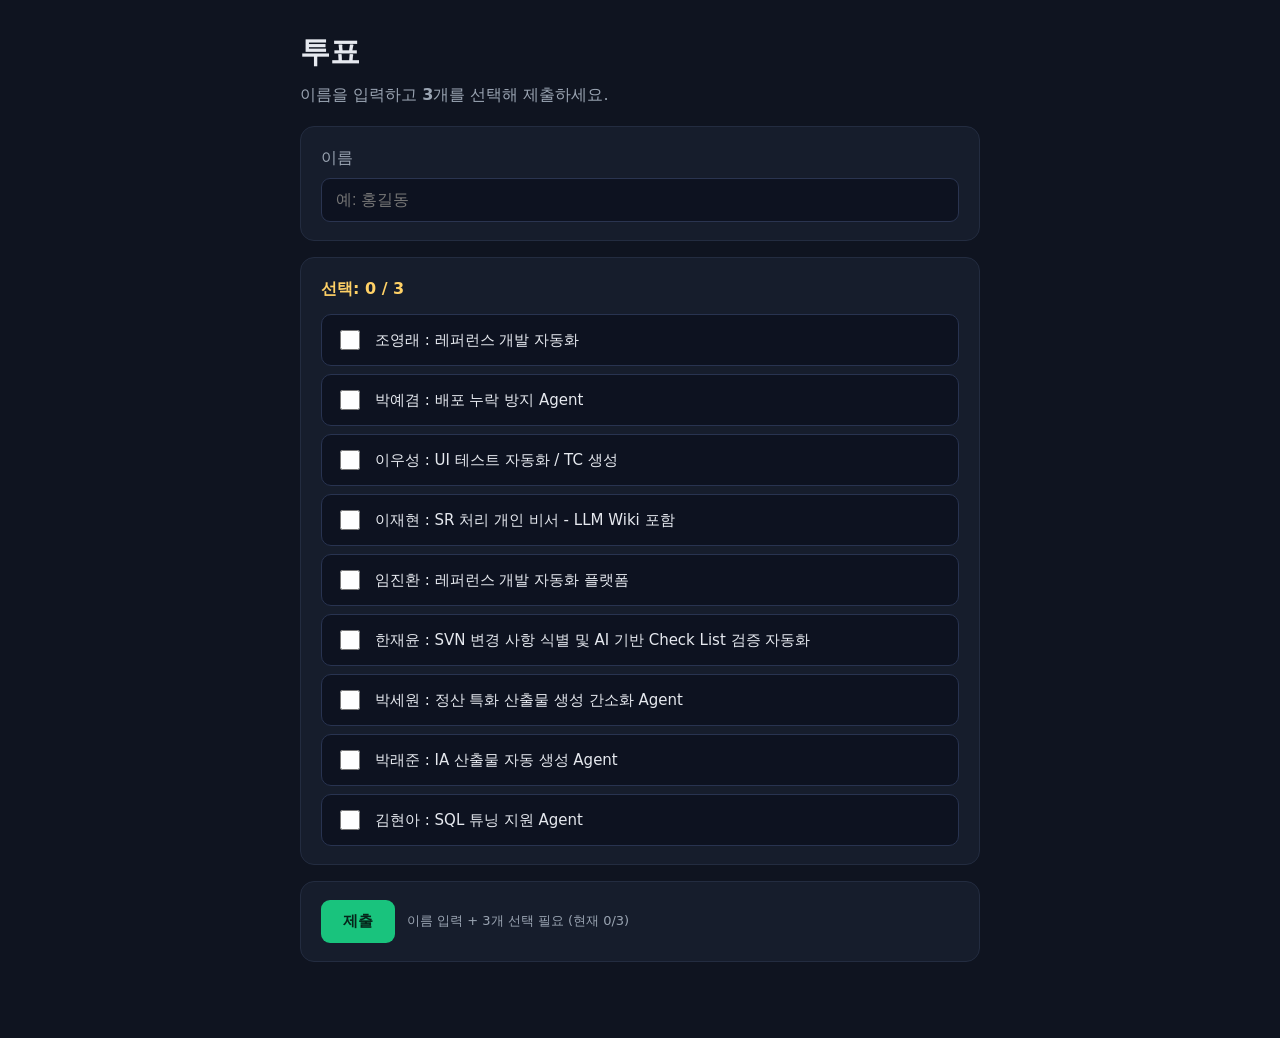
<file: index.html>
<!DOCTYPE html>
<html lang="ko">
<head>
  <meta charset="UTF-8" />
  <meta name="viewport" content="width=device-width, initial-scale=1.0" />
  <title>투표</title>
  <link rel="stylesheet" href="style.css?v=5" />
</head>
<body>
  <div class="wrap">
    <header>
      <h1 id="title">투표</h1>
      <p class="sub">이름을 입력하고 <b id="needN">3</b>개를 선택해 제출하세요.</p>
    </header>

    <section class="card">
      <label class="lbl">이름</label>
      <input id="uname" type="text" autocomplete="off"
             placeholder="예: 홍길동" />
    </section>

    <section class="card">
      <div class="counter">선택: <span id="cnt">0</span> / <span id="needN2">3</span></div>
      <div id="options" class="options"><!-- JS 렌더 --></div>
    </section>

    <section class="card submit-card">
      <button id="btnSubmit" class="btn-primary">제출</button>
      <span id="status" class="status"></span>
    </section>

  </div>

  <script src="config.js?v=5"></script>
  <script src="app.js?v=5"></script>
</body>
</html>
</file>
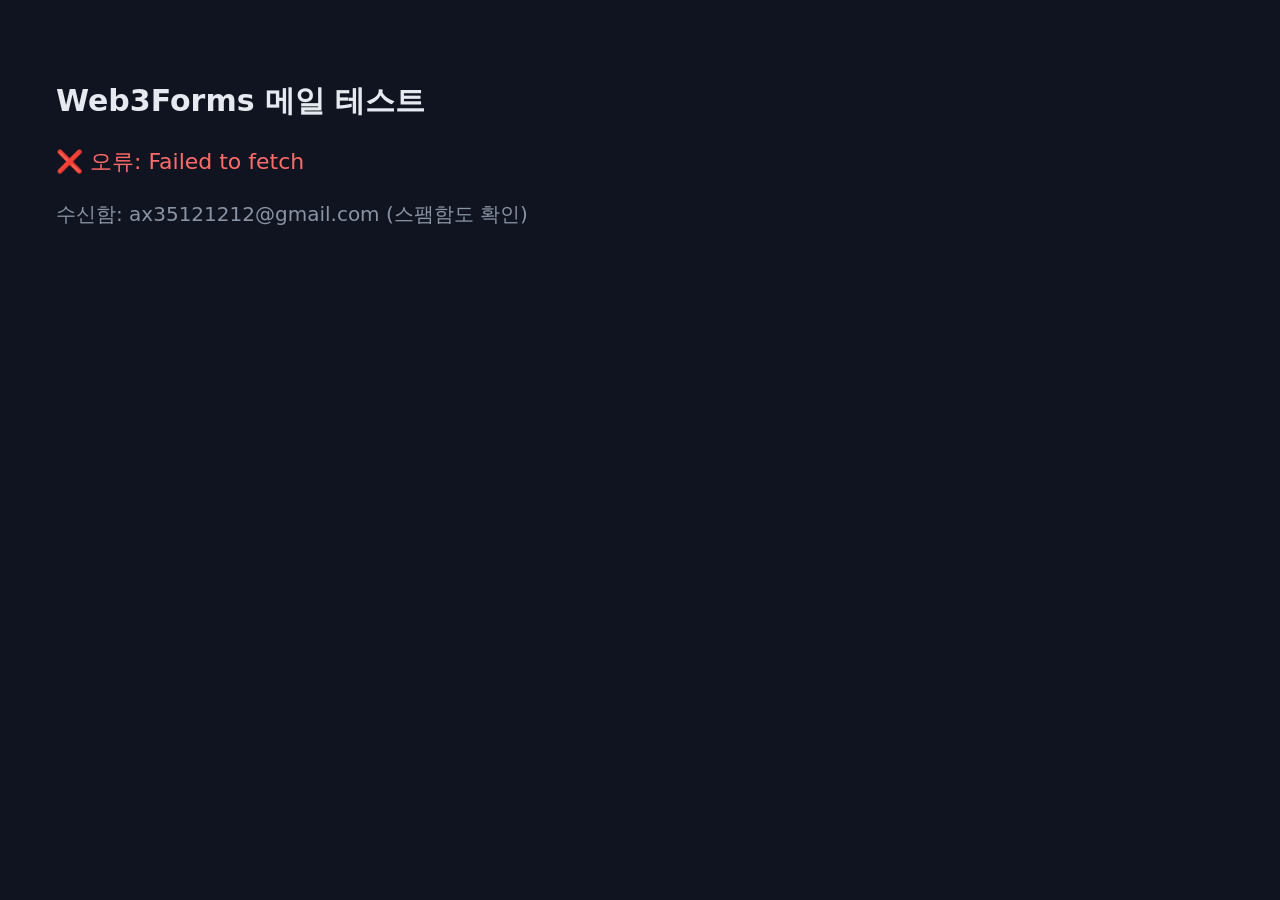
<file: _emailtest.html>
<!DOCTYPE html>
<html lang="ko">
<head><meta charset="UTF-8" /><title>메일 전송 테스트</title></head>
<body style="font-family:system-ui,'Malgun Gothic',sans-serif;font-size:20px;padding:48px;background:#0f1420;color:#e6e9ef">
  <h2>Web3Forms 메일 테스트</h2>
  <div id="s" style="margin-top:16px;font-size:22px">전송 중...</div>
  <p style="color:#8a93a3;margin-top:24px">수신함: ax35121212@gmail.com (스팸함도 확인)</p>
  <script>
    fetch("https://api.web3forms.com/submit", {
      method: "POST",
      headers: { "Content-Type": "application/json", "Accept": "application/json" },
      body: JSON.stringify({
        access_key: "191bf17c-54d4-485a-8157-90dbab38b255",
        subject: "[테스트] 투표 메일 확인",
        from_name: "AIAGENT 투표",
        "사번": "TEST000",
        "선택1": "김건표 : jdk 버전업 자동화",
        "선택2": "박진현 : grep 명령어 지능화",
        "선택3": "권희열 : 보안 취약점 식별"
      })
    })
    .then(r => r.json())
    .then(d => {
      var el = document.getElementById("s");
      if (d.success) { el.textContent = "✅ 전송 성공! 메일함을 확인하세요."; el.style.color = "#19c37d"; }
      else { el.textContent = "❌ 실패: " + (d.message || "알 수 없음"); el.style.color = "#ff6b6b"; }
    })
    .catch(e => { var el = document.getElementById("s"); el.textContent = "❌ 오류: " + e.message; el.style.color = "#ff6b6b"; });
  </script>
</body>
</html>
</file>
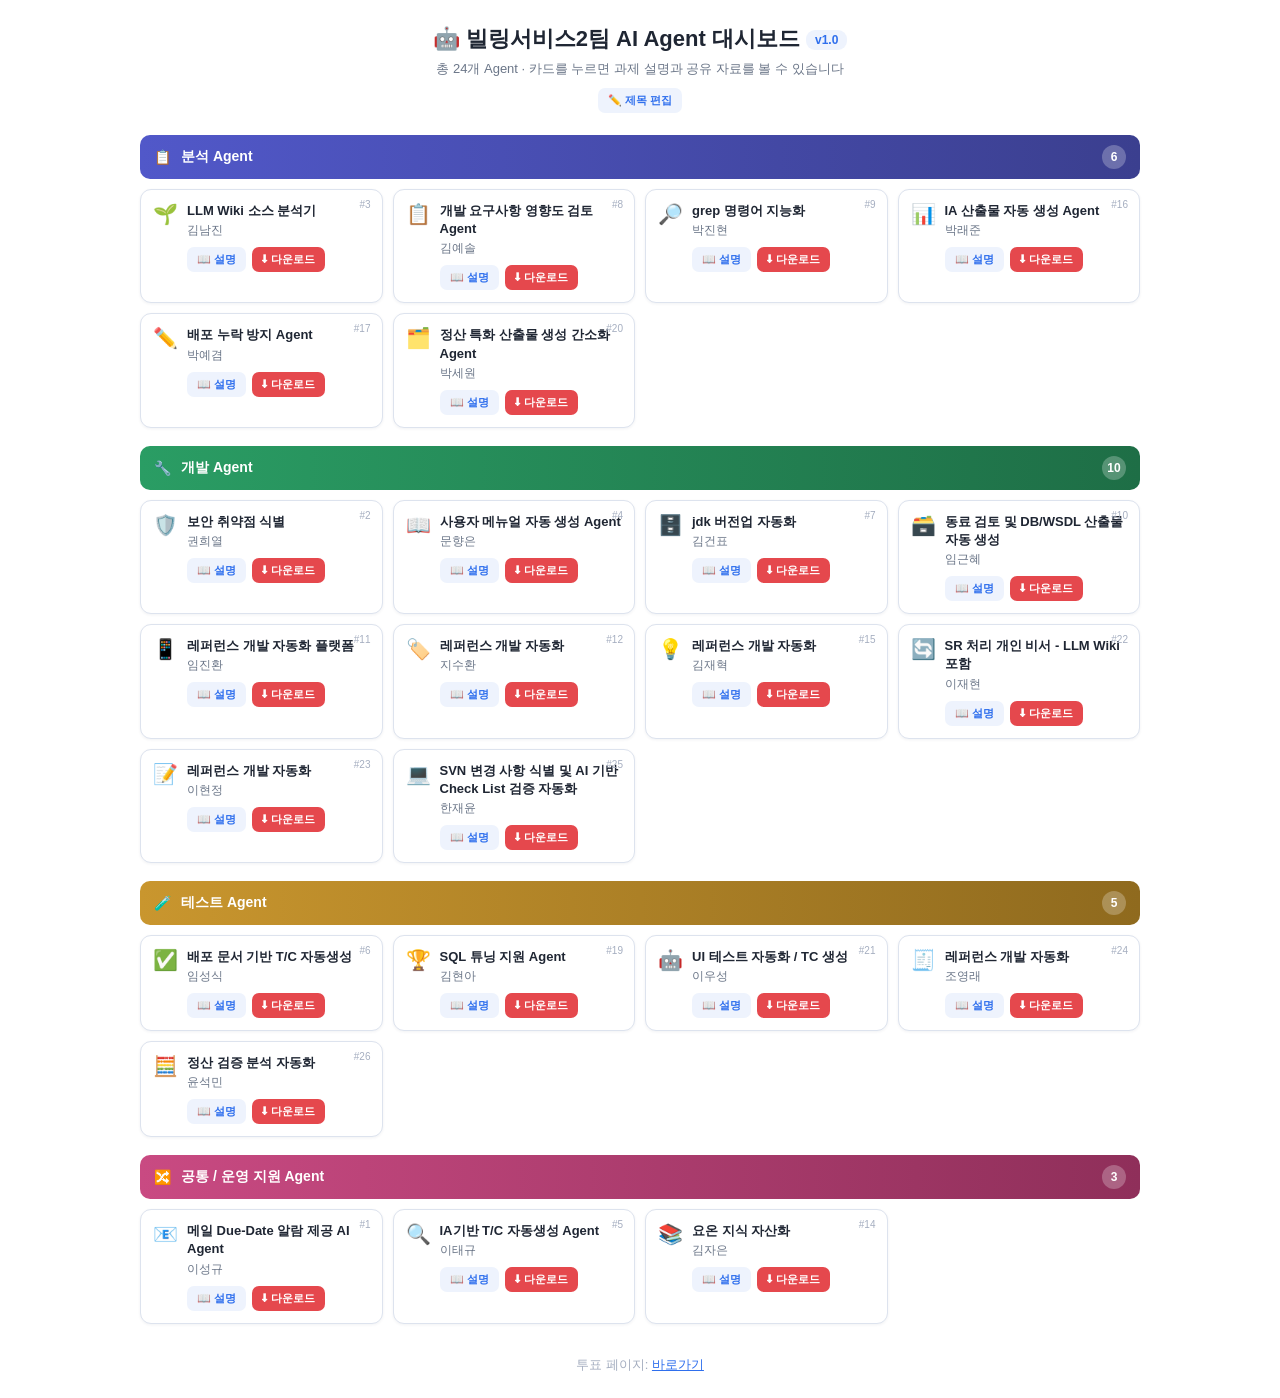
<file: agents.html>
<!DOCTYPE html>
<html lang="ko">
<head>
  <meta charset="UTF-8" />
  <meta name="viewport" content="width=device-width, initial-scale=1.0" />
  <title>빌링서비스2팀 AI Agent 대시보드 v1.0</title>
  <style>
    * { box-sizing: border-box; margin: 0; padding: 0; }
    body { font-family: 'Segoe UI', 'Malgun Gothic', sans-serif; background: #ffffff; color: #1f2633; min-height: 100vh; padding: 24px 16px; }
    .wrap { max-width: 1000px; margin: 0 auto; }
    header { text-align: center; margin-bottom: 22px; }
    h1 { font-size: 22px; margin-bottom: 6px; }
    .ver { font-size: 12px; font-weight: 600; color: #2f6fed; background: #eef3fd; padding: 3px 9px; border-radius: 9px; vertical-align: middle; }
    .edit-bar { margin-top: 10px; display: flex; gap: 6px; justify-content: center; }
    .editing .card-title { outline: 1px dashed #2f6fed; border-radius: 5px; padding: 2px 4px; cursor: text; background: #f6f9ff; }
    .desc-editing { outline: 1px dashed #2f6fed; border-radius: 6px; padding: 6px 8px; cursor: text; background: #f6f9ff; min-height: 60px; }
    .sub { color: #6b7688; font-size: 13px; }
    .category { margin-bottom: 18px; }
    .cat-head { display: flex; align-items: center; gap: 10px; padding: 10px 14px; border-radius: 10px; margin-bottom: 10px; font-weight: 700; font-size: 14px; color: #fff; }
    .cat-analysis { background: linear-gradient(90deg,#5158c9,#3b3f8f); }
    .cat-develop  { background: linear-gradient(90deg,#2a9d64,#1e6e46); }
    .cat-test     { background: linear-gradient(90deg,#c9962e,#8f6a1e); }
    .cat-common   { background: linear-gradient(90deg,#c94a82,#8f2f5a); }
    .cat-count { margin-left: auto; background: rgba(255,255,255,.25); border-radius: 50%; width: 24px; height: 24px; display: flex; align-items: center; justify-content: center; font-size: 12px; }
    .grid { display: grid; grid-template-columns: repeat(auto-fill, minmax(225px, 1fr)); gap: 10px; }
    .card { background: #fff; border: 1px solid #dde3ee; border-radius: 11px; padding: 12px; cursor: pointer; display: flex; gap: 9px; align-items: flex-start; position: relative; transition: border-color .15s, transform .15s, box-shadow .15s; box-shadow: 0 1px 3px rgba(20,30,60,.06); }
    .card:hover { border-color: #2f6fed; transform: translateY(-2px); box-shadow: 0 6px 16px rgba(20,30,60,.12); }
    .card-icon { font-size: 20px; }
    .card-title { font-size: 13px; font-weight: 700; line-height: 1.4; margin-bottom: 2px; color: #1f2633; }
    .card-owner { font-size: 12px; color: #6b7688; }
    .card-num { position: absolute; top: 9px; right: 11px; font-size: 10px; color: #a5aec0; }
    .badges { display: flex; gap: 4px; margin-top: 5px; flex-wrap: wrap; }
    .badge { font-size: 10px; padding: 2px 7px; border-radius: 8px; white-space: nowrap; }
    .badge.file { background: #e2f5e8; color: #1e7a3f; }
    .card-btns { display: flex; gap: 6px; margin-top: 8px; }
    .cbtn { border: none; border-radius: 7px; font-size: 11px; font-weight: 600; padding: 5px 10px; cursor: pointer; font-family: inherit; }
    .cbtn-desc { background: #eef3fd; color: #2f6fed; }
    .cbtn-desc:hover { background: #dce7fb; }
    .cbtn-dl { background: #e5484d; color: #fff; }
    .cbtn-dl:hover { background: #d63a3f; }
    /* modal */
    .modal { display: none; position: fixed; inset: 0; background: rgba(15,25,45,.45); z-index: 10; align-items: flex-start; justify-content: center; padding: 48px 16px; overflow-y: auto; }
    .modal.active { display: flex; }
    .modal-box { background: #fff; border: 1px solid #dde3ee; border-radius: 16px; max-width: 640px; width: 100%; padding: 28px; box-shadow: 0 16px 48px rgba(20,30,60,.22); }
    .modal-head { display: flex; align-items: flex-start; gap: 12px; margin-bottom: 16px; }
    .modal-head h2 { font-size: 20px; line-height: 1.4; flex: 1; }
    .close { background: none; border: none; color: #6b7688; font-size: 28px; cursor: pointer; line-height: 1; }
    .meta { display: flex; align-items: center; gap: 14px; margin-bottom: 16px; }
    .meta-icon { font-size: 36px; }
    .meta-owner { font-weight: 700; font-size: 16px; }
    .legacy { font-size: 13px; color: #8a94a8; margin-top: 3px; }
    .sect { border-top: 1px solid #e8edf5; padding-top: 16px; margin-top: 16px; }
    .sect h3 { font-size: 16px; color: #2f6fed; margin-bottom: 10px; }
    .desc { font-size: 15px; line-height: 1.7; color: #3a4356; }
    .hint { font-size: 13px; color: #8a94a8; margin-bottom: 10px; }
    .file-row { display: flex; align-items: center; gap: 12px; padding: 9px 0; border-bottom: 1px solid #eef2f8; }
    .file-name { flex: 1; font-size: 15px; overflow: hidden; text-overflow: ellipsis; white-space: nowrap; }
    .file-size { color: #8a94a8; font-size: 13px; }
    .btn-dl { background: #2f6fed; color: #fff; text-decoration: none; font-size: 14px; padding: 7px 16px; border-radius: 9px; white-space: nowrap; }
    .btn-dl:hover { background: #1f5cd9; }
    .nofile { font-size: 14px; color: #8a94a8; padding: 8px 0; }
    .foot { text-align: center; margin-top: 32px; font-size: 13px; color: #a5aec0; }
    .foot a { color: #2f6fed; }
  </style>
</head>
<body>
  <div class="wrap">
    <header>
      <h1>🤖 빌링서비스2팀 AI Agent 대시보드 <span class="ver">v1.0</span></h1>
      <p class="sub">총 24개 Agent · 카드를 누르면 과제 설명과 공유 자료를 볼 수 있습니다</p>
      <div class="edit-bar">
        <button id="editBtn" class="cbtn cbtn-desc" onclick="toggleEdit()">✏️ 제목 편집</button>
        <button id="saveBtn" class="cbtn cbtn-dl" style="display:none" onclick="saveMeta()">💾 저장</button>
        <button id="cancelBtn" class="cbtn cbtn-desc" style="display:none" onclick="cancelEdit()">취소</button>
      </div>
    </header>
    <div id="board"></div>
    <p class="foot">투표 페이지: <a href="index.html">바로가기</a></p>
  </div>

  <div id="modal" class="modal">
    <div class="modal-box">
      <div class="modal-head">
        <h2 id="mTitle"></h2>
        <button class="close" onclick="closeModal()">&times;</button>
      </div>
      <div class="meta">
        <span id="mIcon" class="meta-icon"></span>
        <div style="flex:1;">
          <div id="mOwner" class="meta-owner"></div>
          <div id="mLegacy" class="legacy"></div>
        </div>
        <span id="mNum" class="card-num" style="position:static;"></span>
      </div>
      <div class="sect">
        <h3>📖 과제 설명</h3>
        <p id="mDesc" class="desc"></p>
      </div>
      <div class="sect">
        <h3>📦 공유 자료</h3>
        <div id="mFiles"><div class="nofile">파일 목록 확인 중...</div></div>
        <p class="hint" style="margin-top:8px;">자료 공유는 편집 모드의 '🔗 링크 수정'으로 다운로드 링크(SharePoint 등)를 등록하세요.</p>
      </div>
    </div>
  </div>

  <script>
    const OWNER = "ax3512", REPO = "AIAGENT", BRANCH = "main", DIR = "agents";

    // title = 현재 투표 과제명 기준 현행화 (투표 리스트에 없는 4명은 기존 Agent명 유지)
    // legacy = 기존 Agent명 (과제명과 다를 때 참고 표시)
    const META = {
      1:  { icon:"📧", title:"메일 Due-Date 알람 제공 AI Agent", owner:"이성규", legacy:null,
            desc:"수신 메일에서 기한(Due-Date)을 인식해 처리 마감 전에 알람을 제공하는 Agent입니다." },
      2:  { icon:"🛡️", title:"보안 취약점 식별", owner:"권희열", legacy:"코드 품질향상 및 보안 준수 자동화 Agent",
            desc:"소스 코드의 보안 취약점을 자동 식별하고 시큐어 코딩 규칙 준수 여부를 점검해 품질을 높이는 Agent입니다." },
      3:  { icon:"🌱", title:"LLM Wiki 소스 분석기", owner:"김남진", legacy:"Spring Codebase 분석 AI Agent",
            desc:"Spring 기반 코드베이스를 LLM으로 분석해 구조·호출관계를 Wiki 형태의 문서로 정리해 주는 소스 분석기입니다." },
      4:  { icon:"📖", title:"사용자 메뉴얼 자동 생성 Agent", owner:"문향은", legacy:"사용자 메뉴얼 작성 Agent",
            desc:"화면·기능 정보를 바탕으로 사용자 매뉴얼 초안을 자동 생성해 문서 작성 시간을 줄여주는 Agent입니다." },
      5:  { icon:"🔍", title:"IA기반 T/C 자동생성 Agent", owner:"이태규", legacy:"업무 지식 지존 검색 AI Agent",
            desc:"IA(요구사항 분석서)를 기반으로 테스트케이스를 자동 생성하고, 업무 지식(지존)을 검색·활용하는 Agent입니다." },
      6:  { icon:"✅", title:"배포 문서 기반 T/C 자동생성", owner:"임성식", legacy:"IA 테스트케이스 검증 AI Agent",
            desc:"배포 문서를 근거로 테스트케이스를 자동 생성·검증해 배포 전 테스트 누락을 방지하는 Agent입니다." },
      7:  { icon:"🗄️", title:"jdk 버전업 자동화", owner:"김건표", legacy:"개발 SQL 튜닝 및 검증 AI Agent / 운영 SR처리 Agent",
            link:"https://ktcorp365-my.sharepoint.com/:u:/g/personal/ax3512_kt_com/IQBpr6iHN3kYT6EzsOFRI88aAftp8iUy9FQJmwxmnc4nxPI",
            desc:"JDK 버전업 시 필요한 소스 수정 포인트를 자동 식별·변환하는 버전업 자동화 과제입니다." },
      8:  { icon:"📋", title:"개발 요구사항 영향도 검토 Agent", owner:"김예솔", legacy:null,
            desc:"개발 요구사항이 기존 시스템에 미치는 영향 범위를 자동 검토해 주는 Agent입니다." },
      9:  { icon:"🔎", title:"grep 명령어 지능화", owner:"박진현", legacy:"영향도 분석 AI Agent (grep-AI)",
            desc:"grep 검색을 지능화해 소스 영향도 분석을 빠르고 정확하게 수행하는 grep-AI Agent입니다." },
      10: { icon:"🗃️", title:"동료 검토 및 DB/WSDL 산출물 자동 생성", owner:"임근혜", legacy:"DB 신규 및 변경신청 및 인터페이스 정의서 생성 AI Agent",
            desc:"동료 검토를 지원하고 DB 변경신청서·WSDL 인터페이스 정의서 등 산출물을 자동 생성하는 Agent입니다." },
      11: { icon:"📱", title:"레퍼런스 개발 자동화 플랫폼", owner:"임진환", legacy:"유무선 정산 신규 상품 개발 자동화",
            desc:"유무선 정산 신규 상품(레퍼런스) 개발을 자동화하는 플랫폼 과제입니다. 개발 단계별 산출물 생성을 지원합니다." },
      12: { icon:"🏷️", title:"레퍼런스 개발 자동화", owner:"지수환", legacy:"조정사유(청구할인) 코드 레퍼런스 생성 및 검증 AI Agent",
            desc:"조정사유(청구할인) 코드 레퍼런스를 자동 생성·검증하는 레퍼런스 개발 자동화 Agent입니다." },
      14: { icon:"📚", title:"요온 지식 자산화", owner:"김자은", legacy:"IA기반 KMS 지식 현행화 Agent",
            desc:"요온 업무 지식을 자산화하고 IA를 기반으로 KMS 지식을 최신 상태로 현행화하는 Agent입니다." },
      15: { icon:"💡", title:"레퍼런스 개발 자동화", owner:"김재혁", legacy:"Bill 개발 도우미 AI Agent",
            desc:"Bill 개발 업무를 보조하며 레퍼런스 개발을 자동화하는 개발 도우미 Agent입니다." },
      16: { icon:"📊", title:"IA 산출물 자동 생성 Agent", owner:"박래준", legacy:"IA요구사항 분석을 통한 상품 레퍼런스 생성 및 검증 AI Agent",
            desc:"IA 요구사항을 분석해 상품 레퍼런스와 IA 산출물을 자동 생성·검증하는 Agent입니다." },
      17: { icon:"✏️", title:"배포 누락 방지 Agent", owner:"박예겸", legacy:"IA 작성 지원 AI Agent",
            desc:"배포 대상 파일·절차를 자동 점검해 배포 누락을 방지하는 Agent 과제입니다." },
      19: { icon:"🏆", title:"SQL 튜닝 지원 Agent", owner:"김현아", legacy:"품질점검 Agent",
            desc:"SQL 튜닝 포인트를 자동 분석·제안해 개발 품질을 높이는 SQL 튜닝 지원 Agent 과제입니다." },
      20: { icon:"🗂️", title:"정산 특화 산출물 생성 간소화 Agent", owner:"박세원", legacy:"AI 기반 데이터베이스 테이블 자동 추출 에이전트",
            desc:"정산 업무에 특화된 산출물 생성을 간소화하는 Agent 과제입니다." },
      21: { icon:"🤖", title:"UI 테스트 자동화 / TC 생성", owner:"이우성", legacy:"UI & 배치 TC TEST FULL 자동화 (MCP 기반) AI Agent",
            desc:"MCP 기반으로 UI 테스트와 배치 TC 생성·실행을 풀 자동화하는 Agent입니다." },
      22: { icon:"🔄", title:"SR 처리 개인 비서 - LLM Wiki 포함", owner:"이재현", legacy:"반복 업무 자동화 처리 통합 Agent",
            desc:"SR 처리를 돕는 개인 비서 Agent 과제로, LLM Wiki 지식 검색을 포함해 반복 업무를 통합 자동화합니다." },
      23: { icon:"📝", title:"레퍼런스 개발 자동화", owner:"이현정", legacy:"정기/비정기 정산레퍼런스 추가 대상 검증 및 생성 쿼리 작성, 산출물 자동화 Agent",
            desc:"정기/비정기 정산 레퍼런스 추가 대상을 검증하고 생성 쿼리·산출물 작성을 자동화하는 Agent입니다." },
      24: { icon:"🧾", title:"레퍼런스 개발 자동화", owner:"조영래", legacy:"청구서 파트 당월 개발과제 기준 정보 검증 도우미 Agent : AI게 맞아!",
            desc:"청구서 파트의 당월 개발과제 기준 정보를 검증하고 레퍼런스 개발을 자동화하는 Agent 과제입니다." },
      25: { icon:"💻", title:"SVN 변경 사항 식별 및 AI 기반 Check List 검증 자동화", owner:"한재윤", legacy:"넥사크로 Code AI Agent",
            desc:"SVN 변경 사항을 자동 식별하고 AI 기반 체크리스트로 검증을 자동화하는 과제입니다." },
      26: { icon:"🧮", title:"정산 검증 분석 자동화", owner:"윤석민", legacy:null,
            desc:"정산 결과 검증·분석 작업을 자동화하는 Agent 과제입니다." },
    };

    const CATEGORIES = [
      { cls:"cat-analysis", icon:"📋", name:"분석 Agent", nums:[3,8,9,16,17,20] },
      { cls:"cat-develop",  icon:"🔧", name:"개발 Agent", nums:[2,4,7,10,11,12,15,22,23,25] },
      { cls:"cat-test",     icon:"🧪", name:"테스트 Agent", nums:[6,19,21,24,26] },
      { cls:"cat-common",   icon:"🔀", name:"공통 / 운영 지원 Agent", nums:[1,5,14] },
    ];

    let sharedFiles = {}; // num -> [{name, size, path}]

    function fmtSize(b) { return b >= 1048576 ? (b/1048576).toFixed(1)+" MB" : (b/1024).toFixed(1)+" KB"; }
    function rawUrl(path) { return `https://raw.githubusercontent.com/${OWNER}/${REPO}/${BRANCH}/` + path.split("/").map(encodeURIComponent).join("/"); }

    function render() {
      document.getElementById("board").innerHTML = CATEGORIES.map(c => `
        <div class="category">
          <div class="cat-head ${c.cls}"><span>${c.icon}</span><span>${c.name}</span><span class="cat-count">${c.nums.length}</span></div>
          <div class="grid">
            ${c.nums.map(n => { const m = META[n]; const hasFile = (sharedFiles[n]||[]).length > 0; return `
              <div class="card" onclick="openModal(${n})">
                <div class="card-icon">${m.icon}</div>
                <div style="flex:1; min-width:0;">
                  <div class="card-title" data-num="${n}" ${editMode ? 'contenteditable="true" onclick="event.stopPropagation()"' : ''}>${m.title}</div>
                  <div class="card-owner">${m.owner}</div>
                  ${hasFile ? '<div class="badges"><span class="badge file">📦 자료</span></div>' : ''}
                  <div class="card-btns">
                    <button class="cbtn cbtn-desc" onclick="event.stopPropagation(); openModal(${n})">📖 설명</button>
                    <button class="cbtn cbtn-dl" onclick="event.stopPropagation(); downloadAgent(${n})">${editMode ? '🔗 링크 수정' : '⬇ 다운로드'}</button>
                  </div>
                </div>
                <span class="card-num">#${n}</span>
              </div>`; }).join("")}
          </div>
        </div>`).join("");
    }

    function openModal(n) {
      applyDescEdit(); // 다른 카드 설명 수정 중이었다면 먼저 반영
      currentModalAgent = n;
      const m = META[n];
      const descEl = document.getElementById("mDesc");
      descEl.contentEditable = editMode ? "true" : "false";
      descEl.classList.toggle("desc-editing", editMode);
      document.getElementById("mTitle").textContent = m.title;
      document.getElementById("mIcon").textContent = m.icon;
      document.getElementById("mOwner").textContent = "담당: " + m.owner;
      document.getElementById("mLegacy").textContent = m.legacy ? "기존 Agent: " + m.legacy : "";
      document.getElementById("mNum").textContent = "#" + n;
      document.getElementById("mDesc").textContent = m.desc;
      const files = sharedFiles[n] || [];
      let rows = files.map(f => `<div class="file-row"><span class="file-name">📄 ${f.name}</span><span class="file-size">${fmtSize(f.size)}</span><a class="btn-dl" href="${rawUrl(f.path)}" download>⬇ 다운로드</a></div>`).join("");
      if (m.link) rows = `<div class="file-row"><span class="file-name">🔗 공유 저장소 (SharePoint)</span><a class="btn-dl" href="${directLink(m.link)}" target="_blank">⬇ 다운로드</a></div>` + rows;
      document.getElementById("mFiles").innerHTML = rows || '<div class="nofile">아직 공유된 파일이 없습니다.</div>';
      document.getElementById("modal").classList.add("active");
    }
    // 편집 모드에서 모달 설명 수정 내용을 META 에 반영
    function applyDescEdit() {
      if (!editMode || currentModalAgent == null) return;
      const t = document.getElementById("mDesc").textContent.trim();
      if (t) META[currentModalAgent].desc = t;
    }

    function closeModal() {
      applyDescEdit();
      document.getElementById("modal").classList.remove("active");
    }

    // SharePoint/OneDrive 공유 링크를 즉시 다운로드 링크로 변환
    function directLink(url) {
      if (/sharepoint\.com|1drv\.ms|onedrive/.test(url) && !/download=1/.test(url)) {
        return url + (url.includes("?") ? "&" : "?") + "download=1";
      }
      return url;
    }

    function editLink(n) {
      const cur = META[n].link || "";
      const v = prompt("다운로드 링크 URL을 입력하세요 (비우면 링크 제거)", cur);
      if (v === null) return;
      META[n].link = v.trim() || null;
      render();
    }

    function downloadAgent(n) {
      if (editMode) { editLink(n); return; } // 편집 모드에서는 링크 수정
      if (META[n].link) { window.open(directLink(META[n].link), "_blank"); return; } // 외부(SharePoint 등) 다운로드 링크
      const files = sharedFiles[n] || [];
      if (files.length === 0) { alert("아직 업로드 전입니다."); return; }
      if (files.length === 1) { window.location.href = rawUrl(files[0].path); }
      else { openModal(n); } // 여러 개면 모달에서 선택
    }
    document.getElementById("modal").addEventListener("click", e => { if (e.target.id === "modal") closeModal(); });

    async function loadFiles() {
      try {
        const res = await fetch(`https://api.github.com/repos/${OWNER}/${REPO}/git/trees/${BRANCH}?recursive=1`);
        if (!res.ok) return;
        for (const item of (await res.json()).tree || []) {
          const m = item.path.match(new RegExp(`^${DIR}/(\\d+)/(.+)$`));
          if (m && item.type === "blob") (sharedFiles[m[1]] = sharedFiles[m[1]] || []).push({ name: m[2], size: item.size, path: item.path });
        }
        render(); // 📦 배지 갱신
      } catch (e) { /* 목록 실패해도 대시보드는 표시 */ }
    }

    // ===== 제목 편집 (agents_meta.json 을 GitHub 에 저장) =====
    const META_PATH = "agents_meta.json";
    let editMode = false;

    async function loadMeta() {
      try {
        // contents API 는 CDN 캐시가 없어 저장 직후에도 최신 제목을 읽는다
        let res = await fetch(`https://api.github.com/repos/${OWNER}/${REPO}/contents/${META_PATH}?ref=${BRANCH}&t=${Date.now()}`,
          { headers: { Accept: "application/vnd.github.raw" }, cache: "no-store" });
        if (!res.ok) { // API 한도 초과 시 raw 로 폴백
          res = await fetch(`https://raw.githubusercontent.com/${OWNER}/${REPO}/${BRANCH}/${META_PATH}?t=${Date.now()}`, { cache: "no-store" });
          if (!res.ok) return;
        }
        const saved = await res.json();
        for (const [n, v] of Object.entries(saved)) {
          if (!META[n]) continue;
          if (v.title) META[n].title = v.title;
          if (v.link !== undefined) META[n].link = v.link || null;
          if (v.desc) META[n].desc = v.desc;
        }
        render();
      } catch (e) { /* 저장본 없으면 기본값 사용 */ }
    }

    function toggleEdit() {
      editMode = true;
      document.body.classList.add("editing");
      document.getElementById("editBtn").style.display = "none";
      document.getElementById("saveBtn").style.display = "";
      document.getElementById("cancelBtn").style.display = "";
      render();
      alert("제목: 카드에서 직접 클릭해 수정\n설명: '📖 설명' 버튼으로 모달을 열어 직접 수정\n링크: '🔗 링크 수정' 버튼으로 입력\n마치면 '저장'을 누르세요.");
    }

    function exitEdit() {
      editMode = false;
      document.body.classList.remove("editing");
      document.getElementById("editBtn").style.display = "";
      document.getElementById("saveBtn").style.display = "none";
      document.getElementById("cancelBtn").style.display = "none";
      render();
    }

    function cancelEdit() { exitEdit(); }

    const PROXY = "https://bill2-agent-proxy.netlify.app/.netlify/functions";

    async function saveMeta() {
      // 화면에서 수정된 제목 수집
      document.querySelectorAll(".card-title[data-num]").forEach(el => {
        const t = el.textContent.trim();
        if (t) META[el.dataset.num].title = t;
      });
      const titles = {};
      applyDescEdit(); // 모달이 열린 채 저장해도 설명 반영
      for (const [n, m] of Object.entries(META)) {
        titles[n] = { title: m.title, desc: m.desc };
        if (m.link) titles[n].link = m.link;
      }

      try {
        const res = await fetch(`${PROXY}/save-meta`, {
          method: "POST",
          headers: { "Content-Type": "application/json" },
          body: JSON.stringify({ titles }),
        });
        const data = await res.json();
        if (data.success) {
          alert("저장 완료! 다른 사람 화면에는 잠시 후 반영됩니다.");
          exitEdit();
        } else {
          alert("저장 실패: " + (data.error || res.status));
        }
      } catch (e) { alert("저장 오류: " + e.message); }
    }

    let currentModalAgent = null;

    render();
    loadMeta();
    loadFiles();
  </script>
</body>
</html>
</file>
<file: style.css>
* { box-sizing: border-box; }
body {
  margin: 0; background: #0f1420; color: #e6e9ef; line-height: 1.6;
  font-family: "맑은 고딕", "Malgun Gothic", system-ui, sans-serif;
}
.wrap { max-width: 720px; margin: 0 auto; padding: 28px 20px 60px; }
header { margin-bottom: 18px; }
header h1 { margin: 0; font-size: 30px; }
header .sub { margin: 6px 0 0; color: #9aa4b2; }

.card {
  background: #161d2c; border: 1px solid #232c40; border-radius: 14px;
  padding: 18px 20px; margin-bottom: 16px;
}
.lbl { color: #9aa4b2; display: block; margin-bottom: 8px; }
.row { display: flex; gap: 10px; align-items: center; flex-wrap: wrap; }

input[type=text] {
  width: 100%; background: #0d1220; border: 1px solid #2a3450; color: #e6e9ef;
  border-radius: 9px; padding: 12px 14px; font-size: 16px;
}
input:focus { outline: none; border-color: #19c37d; }

.counter { color: #ffd166; font-weight: 700; margin-bottom: 12px; }
.options { display: flex; flex-direction: column; gap: 8px; }
.opt {
  display: flex; align-items: center; gap: 12px; padding: 12px 14px;
  background: #0d1220; border: 1px solid #283350; border-radius: 10px; cursor: pointer;
}
.opt:hover { border-color: #2f4061; }
.opt input { width: 20px; height: 20px; accent-color: #19c37d; }
.opt input:disabled { opacity: .4; }
.opt span { font-size: 15px; }

.submit-card { display: flex; align-items: center; gap: 12px; }
button { cursor: pointer; border-radius: 9px; font-size: 15px; padding: 12px 22px; border: 0; }
.btn-primary { background: #19c37d; color: #06251a; font-weight: 700; }
.btn-primary:hover { background: #22d98c; }
button:disabled { opacity: .45; cursor: not-allowed; }
.btn-ghost { background: #232c40; color: #cdd5e3; border: 1px solid #2f3a54; padding: 10px 16px; }
.btn-ghost:hover { background: #2c374f; }

.status { font-size: 13px; color: #9aa4b2; }
.status.err { color: #ff6b6b; }
.status.run { color: #ffd166; }

.foot { color: #8a93a3; margin-top: 18px; }
.foot a { color: #7fd1ff; }

/* 결과 막대 */
.bars { display: flex; flex-direction: column; gap: 10px; margin-top: 14px; }
.barrow { display: flex; align-items: center; gap: 12px; }
.barlabel { flex: 0 0 40%; font-size: 14px; word-break: break-all; }
.bartrack { flex: 1; background: #0d1220; border-radius: 8px; height: 30px; overflow: hidden; border: 1px solid #283350; }
.barfill {
  height: 100%; background: linear-gradient(90deg, #19c37d, #22d98c);
  color: #06251a; font-weight: 700; display: flex; align-items: center;
  justify-content: flex-end; padding-right: 8px; min-width: 22px; border-radius: 8px 0 0 8px;
}

/* 완료 화면 */
.done { text-align: center; padding: 60px 20px; }
.done .check {
  width: 84px; height: 84px; margin: 0 auto 20px; border-radius: 50%;
  background: #10261d; border: 2px solid #19c37d; color: #19c37d;
  font-size: 44px; display: flex; align-items: center; justify-content: center;
}
.done h2 { margin: 0 0 6px; }
</file>
